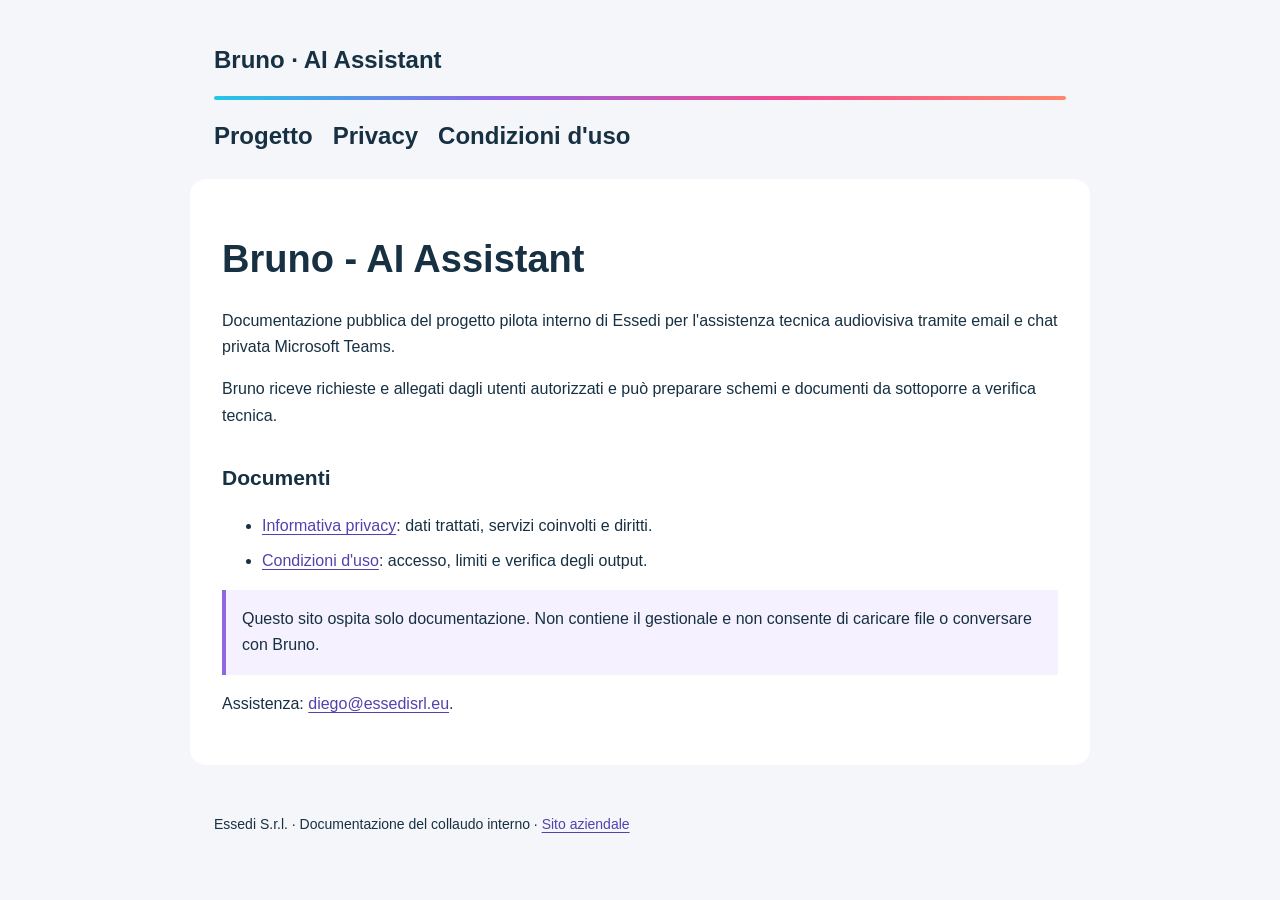
<file: index.html>
<!doctype html>
<html lang="it"><head><meta charset="utf-8"><meta name="viewport" content="width=device-width,initial-scale=1"><meta name="referrer" content="no-referrer"><title>Documentazione | Bruno - AI Assistant</title><link rel="stylesheet" href="styles.css"></head><body><header><a href="index.html">Bruno · AI Assistant</a><div class="brand"></div><nav aria-label="Documentazione"><a href="index.html">Progetto</a><a href="privacy.html">Privacy</a><a href="terms.html">Condizioni d'uso</a></nav></header><main><h1>Bruno - AI Assistant</h1><p>Documentazione pubblica del progetto pilota interno di Essedi per l'assistenza tecnica audiovisiva tramite email e chat privata Microsoft Teams.</p><p>Bruno riceve richieste e allegati dagli utenti autorizzati e può preparare schemi e documenti da sottoporre a verifica tecnica.</p><h2>Documenti</h2><ul><li><a href="privacy.html">Informativa privacy</a>: dati trattati, servizi coinvolti e diritti.</li><li><a href="terms.html">Condizioni d'uso</a>: accesso, limiti e verifica degli output.</li></ul><p class="notice">Questo sito ospita solo documentazione. Non contiene il gestionale e non consente di caricare file o conversare con Bruno.</p><p>Assistenza: <a href="mailto:diego@essedisrl.eu">diego@essedisrl.eu</a>.</p></main><footer>Essedi S.r.l. · Documentazione del collaudo interno · <a href="https://www.essedisrl.eu">Sito aziendale</a></footer></body></html>
</file>
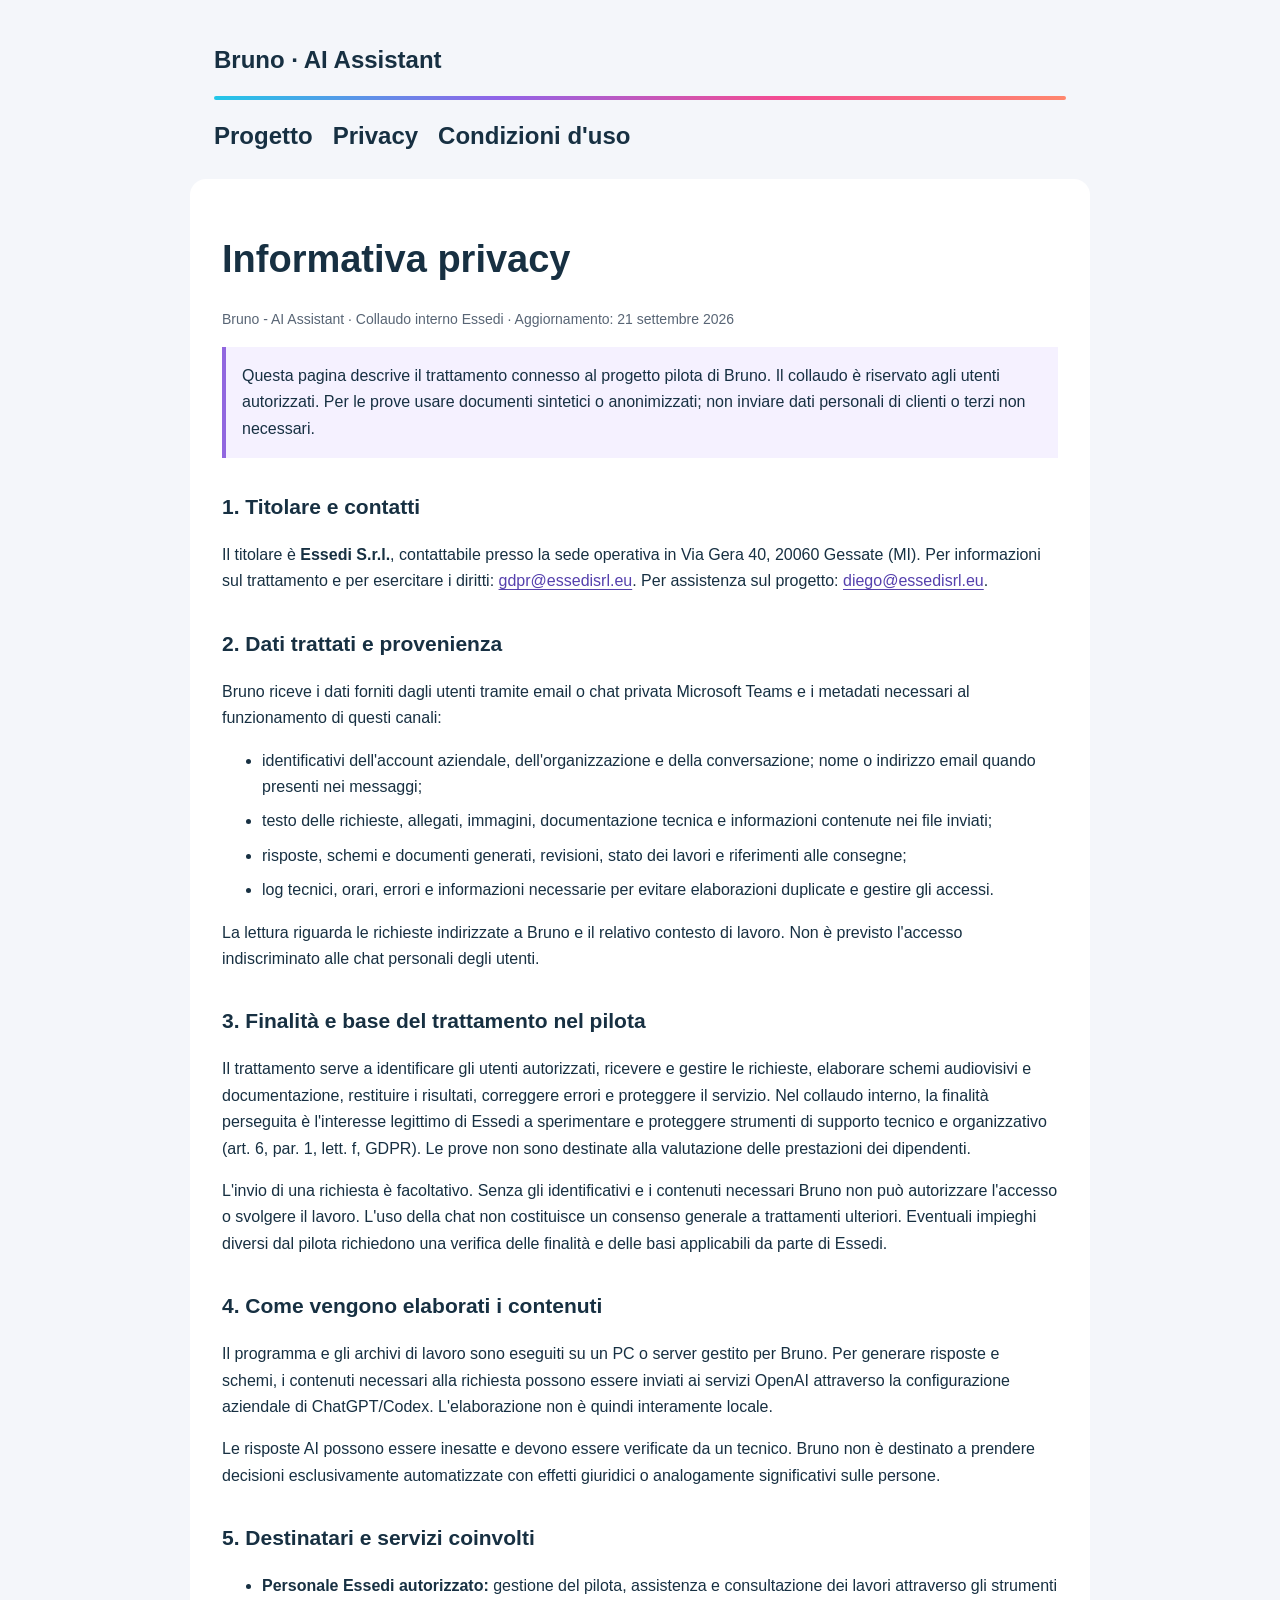
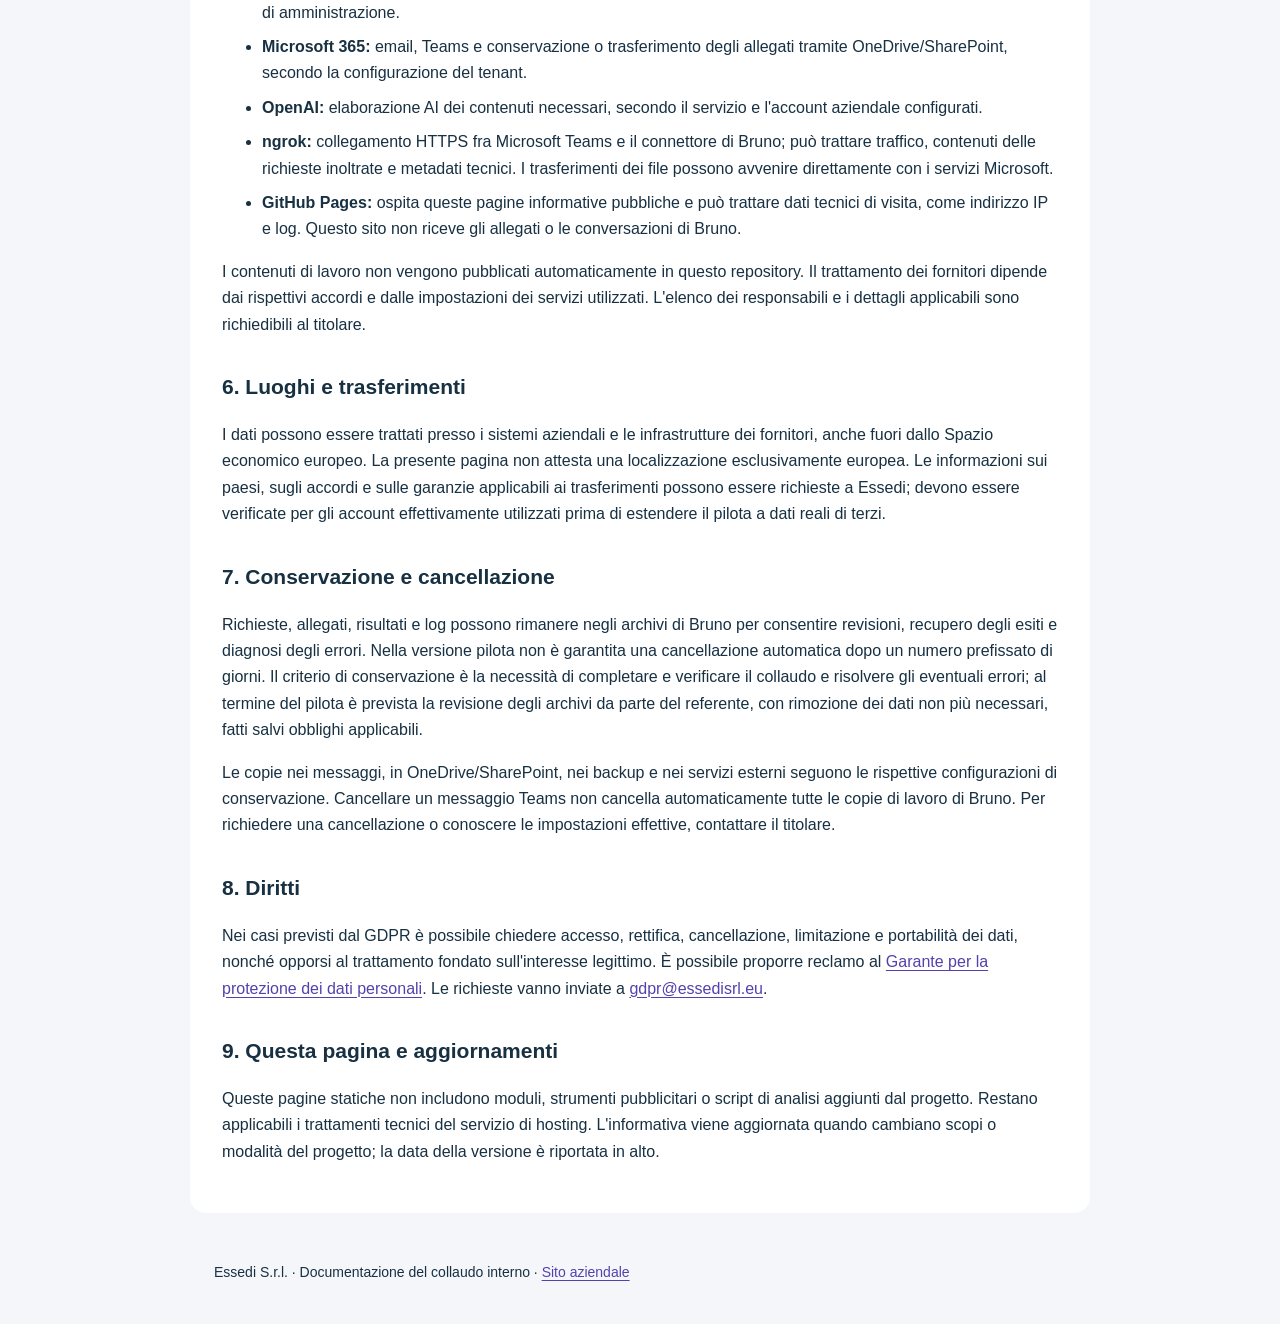
<file: privacy.html>
<!doctype html>
<html lang="it"><head><meta charset="utf-8"><meta name="viewport" content="width=device-width,initial-scale=1"><meta name="referrer" content="no-referrer"><title>Informativa privacy | Bruno - AI Assistant</title><link rel="stylesheet" href="styles.css"></head><body><header><a href="index.html">Bruno · AI Assistant</a><div class="brand"></div><nav aria-label="Documentazione"><a href="index.html">Progetto</a><a href="privacy.html">Privacy</a><a href="terms.html">Condizioni d'uso</a></nav></header><main><h1>Informativa privacy</h1>
<p class="meta">Bruno - AI Assistant · Collaudo interno Essedi · Aggiornamento: 21 settembre 2026</p>
<p class="notice">Questa pagina descrive il trattamento connesso al progetto pilota di Bruno. Il collaudo è riservato agli utenti autorizzati. Per le prove usare documenti sintetici o anonimizzati; non inviare dati personali di clienti o terzi non necessari.</p>
<h2>1. Titolare e contatti</h2>
<p>Il titolare è <strong>Essedi S.r.l.</strong>, contattabile presso la sede operativa in Via Gera 40, 20060 Gessate (MI). Per informazioni sul trattamento e per esercitare i diritti: <a href="mailto:gdpr@essedisrl.eu">gdpr@essedisrl.eu</a>. Per assistenza sul progetto: <a href="mailto:diego@essedisrl.eu">diego@essedisrl.eu</a>.</p>
<h2>2. Dati trattati e provenienza</h2>
<p>Bruno riceve i dati forniti dagli utenti tramite email o chat privata Microsoft Teams e i metadati necessari al funzionamento di questi canali:</p>
<ul><li>identificativi dell'account aziendale, dell'organizzazione e della conversazione; nome o indirizzo email quando presenti nei messaggi;</li><li>testo delle richieste, allegati, immagini, documentazione tecnica e informazioni contenute nei file inviati;</li><li>risposte, schemi e documenti generati, revisioni, stato dei lavori e riferimenti alle consegne;</li><li>log tecnici, orari, errori e informazioni necessarie per evitare elaborazioni duplicate e gestire gli accessi.</li></ul>
<p>La lettura riguarda le richieste indirizzate a Bruno e il relativo contesto di lavoro. Non è previsto l'accesso indiscriminato alle chat personali degli utenti.</p>
<h2>3. Finalità e base del trattamento nel pilota</h2>
<p>Il trattamento serve a identificare gli utenti autorizzati, ricevere e gestire le richieste, elaborare schemi audiovisivi e documentazione, restituire i risultati, correggere errori e proteggere il servizio. Nel collaudo interno, la finalità perseguita è l'interesse legittimo di Essedi a sperimentare e proteggere strumenti di supporto tecnico e organizzativo (art. 6, par. 1, lett. f, GDPR). Le prove non sono destinate alla valutazione delle prestazioni dei dipendenti.</p>
<p>L'invio di una richiesta è facoltativo. Senza gli identificativi e i contenuti necessari Bruno non può autorizzare l'accesso o svolgere il lavoro. L'uso della chat non costituisce un consenso generale a trattamenti ulteriori. Eventuali impieghi diversi dal pilota richiedono una verifica delle finalità e delle basi applicabili da parte di Essedi.</p>
<h2>4. Come vengono elaborati i contenuti</h2>
<p>Il programma e gli archivi di lavoro sono eseguiti su un PC o server gestito per Bruno. Per generare risposte e schemi, i contenuti necessari alla richiesta possono essere inviati ai servizi OpenAI attraverso la configurazione aziendale di ChatGPT/Codex. L'elaborazione non è quindi interamente locale.</p>
<p>Le risposte AI possono essere inesatte e devono essere verificate da un tecnico. Bruno non è destinato a prendere decisioni esclusivamente automatizzate con effetti giuridici o analogamente significativi sulle persone.</p>
<h2>5. Destinatari e servizi coinvolti</h2>
<ul><li><strong>Personale Essedi autorizzato:</strong> gestione del pilota, assistenza e consultazione dei lavori attraverso gli strumenti di amministrazione.</li>
<li><strong>Microsoft 365:</strong> email, Teams e conservazione o trasferimento degli allegati tramite OneDrive/SharePoint, secondo la configurazione del tenant.</li>
<li><strong>OpenAI:</strong> elaborazione AI dei contenuti necessari, secondo il servizio e l'account aziendale configurati.</li>
<li><strong>ngrok:</strong> collegamento HTTPS fra Microsoft Teams e il connettore di Bruno; può trattare traffico, contenuti delle richieste inoltrate e metadati tecnici. I trasferimenti dei file possono avvenire direttamente con i servizi Microsoft.</li>
<li><strong>GitHub Pages:</strong> ospita queste pagine informative pubbliche e può trattare dati tecnici di visita, come indirizzo IP e log. Questo sito non riceve gli allegati o le conversazioni di Bruno.</li></ul>
<p>I contenuti di lavoro non vengono pubblicati automaticamente in questo repository. Il trattamento dei fornitori dipende dai rispettivi accordi e dalle impostazioni dei servizi utilizzati. L'elenco dei responsabili e i dettagli applicabili sono richiedibili al titolare.</p>
<h2>6. Luoghi e trasferimenti</h2>
<p>I dati possono essere trattati presso i sistemi aziendali e le infrastrutture dei fornitori, anche fuori dallo Spazio economico europeo. La presente pagina non attesta una localizzazione esclusivamente europea. Le informazioni sui paesi, sugli accordi e sulle garanzie applicabili ai trasferimenti possono essere richieste a Essedi; devono essere verificate per gli account effettivamente utilizzati prima di estendere il pilota a dati reali di terzi.</p>
<h2>7. Conservazione e cancellazione</h2>
<p>Richieste, allegati, risultati e log possono rimanere negli archivi di Bruno per consentire revisioni, recupero degli esiti e diagnosi degli errori. Nella versione pilota non è garantita una cancellazione automatica dopo un numero prefissato di giorni. Il criterio di conservazione è la necessità di completare e verificare il collaudo e risolvere gli eventuali errori; al termine del pilota è prevista la revisione degli archivi da parte del referente, con rimozione dei dati non più necessari, fatti salvi obblighi applicabili.</p>
<p>Le copie nei messaggi, in OneDrive/SharePoint, nei backup e nei servizi esterni seguono le rispettive configurazioni di conservazione. Cancellare un messaggio Teams non cancella automaticamente tutte le copie di lavoro di Bruno. Per richiedere una cancellazione o conoscere le impostazioni effettive, contattare il titolare.</p>
<h2>8. Diritti</h2>
<p>Nei casi previsti dal GDPR è possibile chiedere accesso, rettifica, cancellazione, limitazione e portabilità dei dati, nonché opporsi al trattamento fondato sull'interesse legittimo. È possibile proporre reclamo al <a href="https://www.garanteprivacy.it/">Garante per la protezione dei dati personali</a>. Le richieste vanno inviate a <a href="mailto:gdpr@essedisrl.eu">gdpr@essedisrl.eu</a>.</p>
<h2>9. Questa pagina e aggiornamenti</h2>
<p>Queste pagine statiche non includono moduli, strumenti pubblicitari o script di analisi aggiunti dal progetto. Restano applicabili i trattamenti tecnici del servizio di hosting. L'informativa viene aggiornata quando cambiano scopi o modalità del progetto; la data della versione è riportata in alto.</p></main><footer>Essedi S.r.l. · Documentazione del collaudo interno · <a href="https://www.essedisrl.eu">Sito aziendale</a></footer></body></html>
</file>
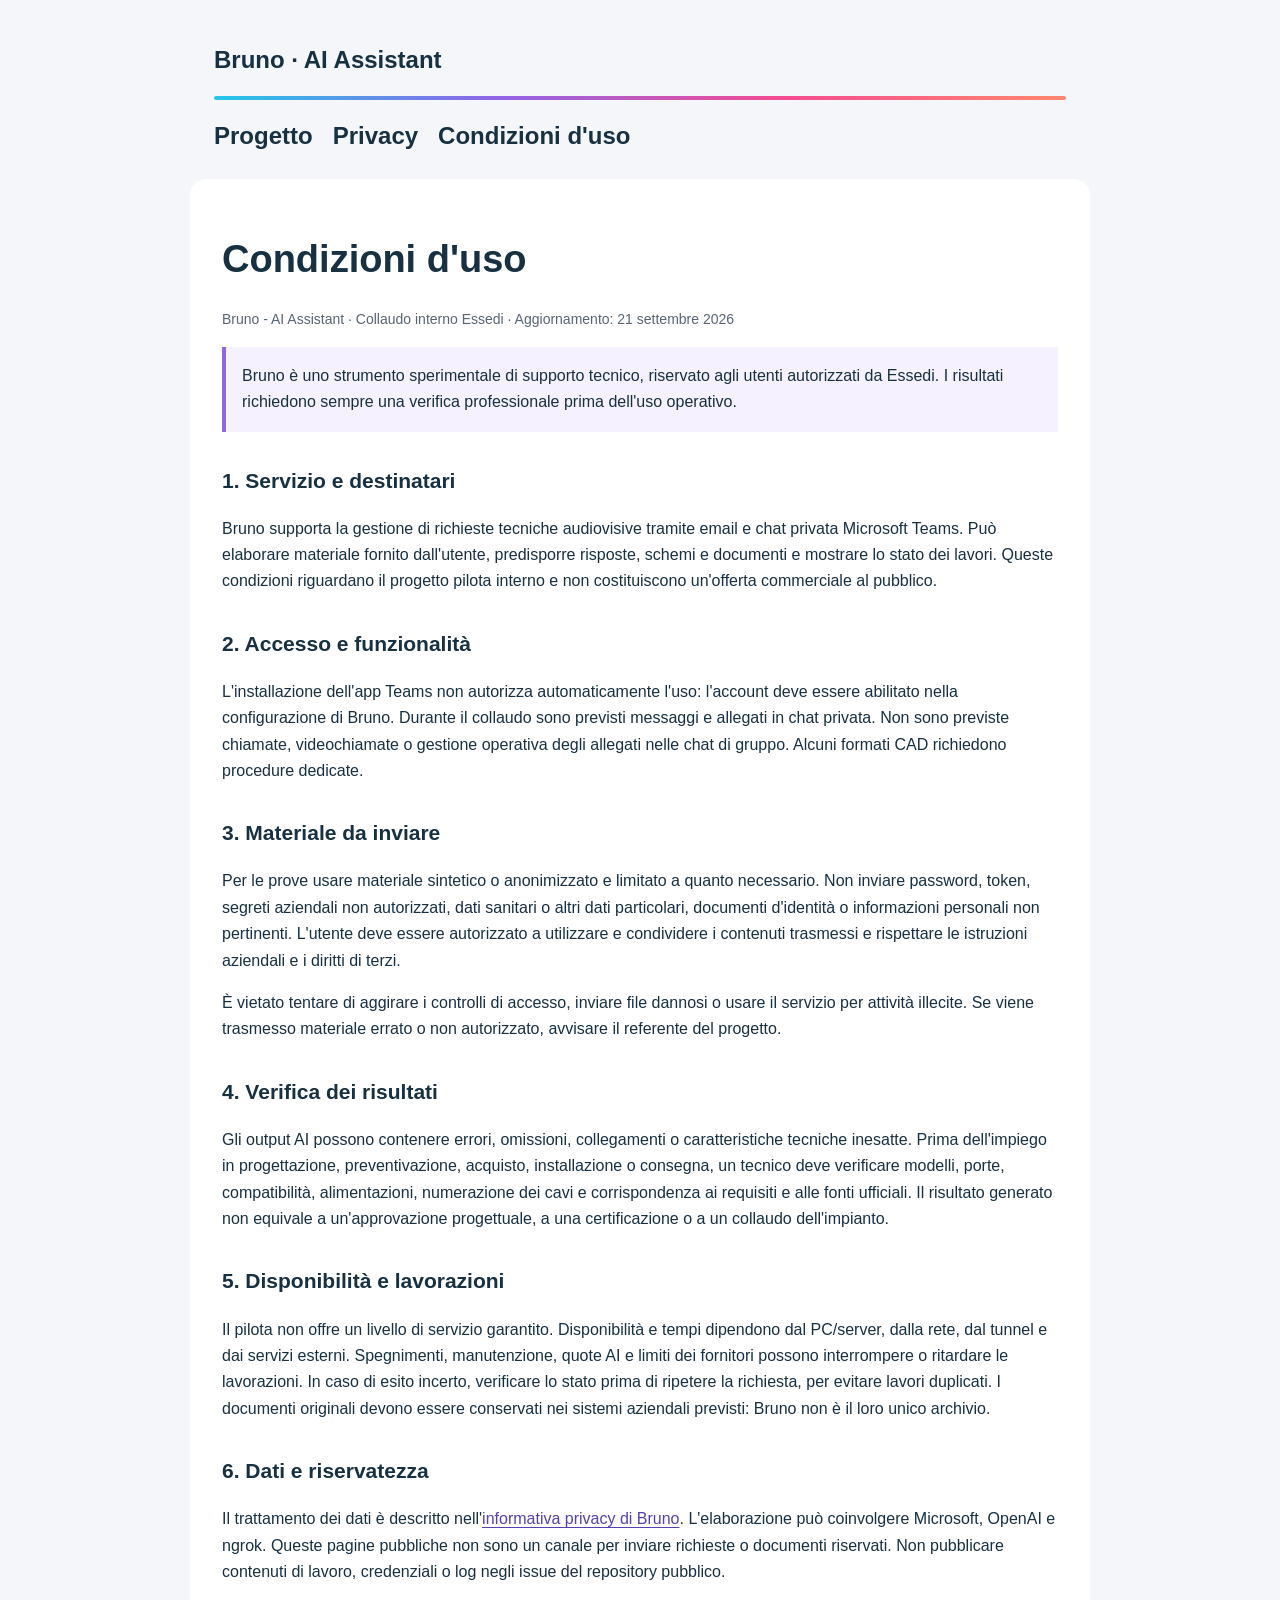
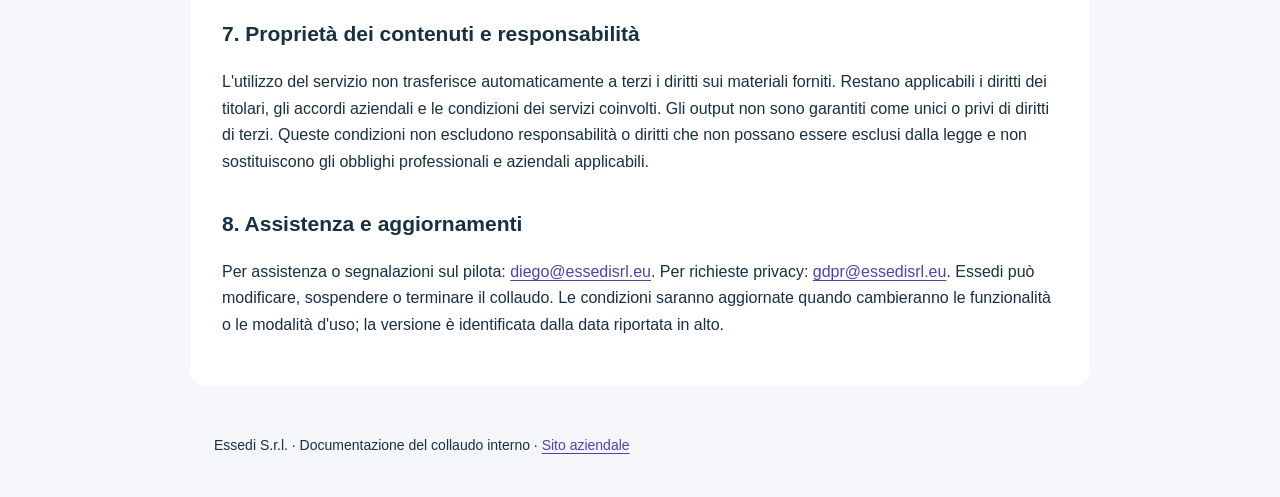
<file: terms.html>
<!doctype html>
<html lang="it"><head><meta charset="utf-8"><meta name="viewport" content="width=device-width,initial-scale=1"><meta name="referrer" content="no-referrer"><title>Condizioni d'uso | Bruno - AI Assistant</title><link rel="stylesheet" href="styles.css"></head><body><header><a href="index.html">Bruno · AI Assistant</a><div class="brand"></div><nav aria-label="Documentazione"><a href="index.html">Progetto</a><a href="privacy.html">Privacy</a><a href="terms.html">Condizioni d'uso</a></nav></header><main><h1>Condizioni d'uso</h1>
<p class="meta">Bruno - AI Assistant · Collaudo interno Essedi · Aggiornamento: 21 settembre 2026</p>
<p class="notice">Bruno è uno strumento sperimentale di supporto tecnico, riservato agli utenti autorizzati da Essedi. I risultati richiedono sempre una verifica professionale prima dell'uso operativo.</p>
<h2>1. Servizio e destinatari</h2><p>Bruno supporta la gestione di richieste tecniche audiovisive tramite email e chat privata Microsoft Teams. Può elaborare materiale fornito dall'utente, predisporre risposte, schemi e documenti e mostrare lo stato dei lavori. Queste condizioni riguardano il progetto pilota interno e non costituiscono un'offerta commerciale al pubblico.</p>
<h2>2. Accesso e funzionalità</h2><p>L'installazione dell'app Teams non autorizza automaticamente l'uso: l'account deve essere abilitato nella configurazione di Bruno. Durante il collaudo sono previsti messaggi e allegati in chat privata. Non sono previste chiamate, videochiamate o gestione operativa degli allegati nelle chat di gruppo. Alcuni formati CAD richiedono procedure dedicate.</p>
<h2>3. Materiale da inviare</h2><p>Per le prove usare materiale sintetico o anonimizzato e limitato a quanto necessario. Non inviare password, token, segreti aziendali non autorizzati, dati sanitari o altri dati particolari, documenti d'identità o informazioni personali non pertinenti. L'utente deve essere autorizzato a utilizzare e condividere i contenuti trasmessi e rispettare le istruzioni aziendali e i diritti di terzi.</p><p>È vietato tentare di aggirare i controlli di accesso, inviare file dannosi o usare il servizio per attività illecite. Se viene trasmesso materiale errato o non autorizzato, avvisare il referente del progetto.</p>
<h2>4. Verifica dei risultati</h2><p>Gli output AI possono contenere errori, omissioni, collegamenti o caratteristiche tecniche inesatte. Prima dell'impiego in progettazione, preventivazione, acquisto, installazione o consegna, un tecnico deve verificare modelli, porte, compatibilità, alimentazioni, numerazione dei cavi e corrispondenza ai requisiti e alle fonti ufficiali. Il risultato generato non equivale a un'approvazione progettuale, a una certificazione o a un collaudo dell'impianto.</p>
<h2>5. Disponibilità e lavorazioni</h2><p>Il pilota non offre un livello di servizio garantito. Disponibilità e tempi dipendono dal PC/server, dalla rete, dal tunnel e dai servizi esterni. Spegnimenti, manutenzione, quote AI e limiti dei fornitori possono interrompere o ritardare le lavorazioni. In caso di esito incerto, verificare lo stato prima di ripetere la richiesta, per evitare lavori duplicati. I documenti originali devono essere conservati nei sistemi aziendali previsti: Bruno non è il loro unico archivio.</p>
<h2>6. Dati e riservatezza</h2><p>Il trattamento dei dati è descritto nell'<a href="privacy.html">informativa privacy di Bruno</a>. L'elaborazione può coinvolgere Microsoft, OpenAI e ngrok. Queste pagine pubbliche non sono un canale per inviare richieste o documenti riservati. Non pubblicare contenuti di lavoro, credenziali o log negli issue del repository pubblico.</p>
<h2>7. Proprietà dei contenuti e responsabilità</h2><p>L'utilizzo del servizio non trasferisce automaticamente a terzi i diritti sui materiali forniti. Restano applicabili i diritti dei titolari, gli accordi aziendali e le condizioni dei servizi coinvolti. Gli output non sono garantiti come unici o privi di diritti di terzi. Queste condizioni non escludono responsabilità o diritti che non possano essere esclusi dalla legge e non sostituiscono gli obblighi professionali e aziendali applicabili.</p>
<h2>8. Assistenza e aggiornamenti</h2><p>Per assistenza o segnalazioni sul pilota: <a href="mailto:diego@essedisrl.eu">diego@essedisrl.eu</a>. Per richieste privacy: <a href="mailto:gdpr@essedisrl.eu">gdpr@essedisrl.eu</a>. Essedi può modificare, sospendere o terminare il collaudo. Le condizioni saranno aggiornate quando cambieranno le funzionalità o le modalità d'uso; la versione è identificata dalla data riportata in alto.</p></main><footer>Essedi S.r.l. · Documentazione del collaudo interno · <a href="https://www.essedisrl.eu">Sito aziendale</a></footer></body></html>
</file>
<file: styles.css>
:root{color-scheme:light;font-family:Inter,Segoe UI,Arial,sans-serif;color:#173042;background:#f4f6fa}*{box-sizing:border-box}body{margin:0;line-height:1.65}header,main,footer{max-width:900px;margin:auto;padding:24px}header{padding-top:40px}header a{font-size:24px;font-weight:600;text-decoration:none;color:inherit}.brand{height:4px;background:linear-gradient(90deg,#22c7e8,#9064e8,#f44b91,#ff876d);border-radius:4px;margin-top:16px}nav{display:flex;gap:20px;flex-wrap:wrap;margin-top:16px}a{color:#5540ad;text-underline-offset:3px}a:focus-visible{outline:3px solid #9167df;outline-offset:4px}main{background:white;border-radius:16px;padding:32px;margin-bottom:24px}h1{font-size:clamp(26px,5vw,38px);line-height:1.2}h2{font-size:21px;margin-top:32px}.meta{color:#586575;font-size:14px}.notice{padding:16px;border-left:4px solid #9167df;background:#f5f1ff}li{margin:8px 0}footer{font-size:14px;padding-bottom:40px}@media(max-width:600px){header,main,footer{padding:20px}main{border-radius:0}nav{gap:14px}}@media print{body{background:white}nav{display:none}main{padding:0}a{color:inherit}}
</file>
